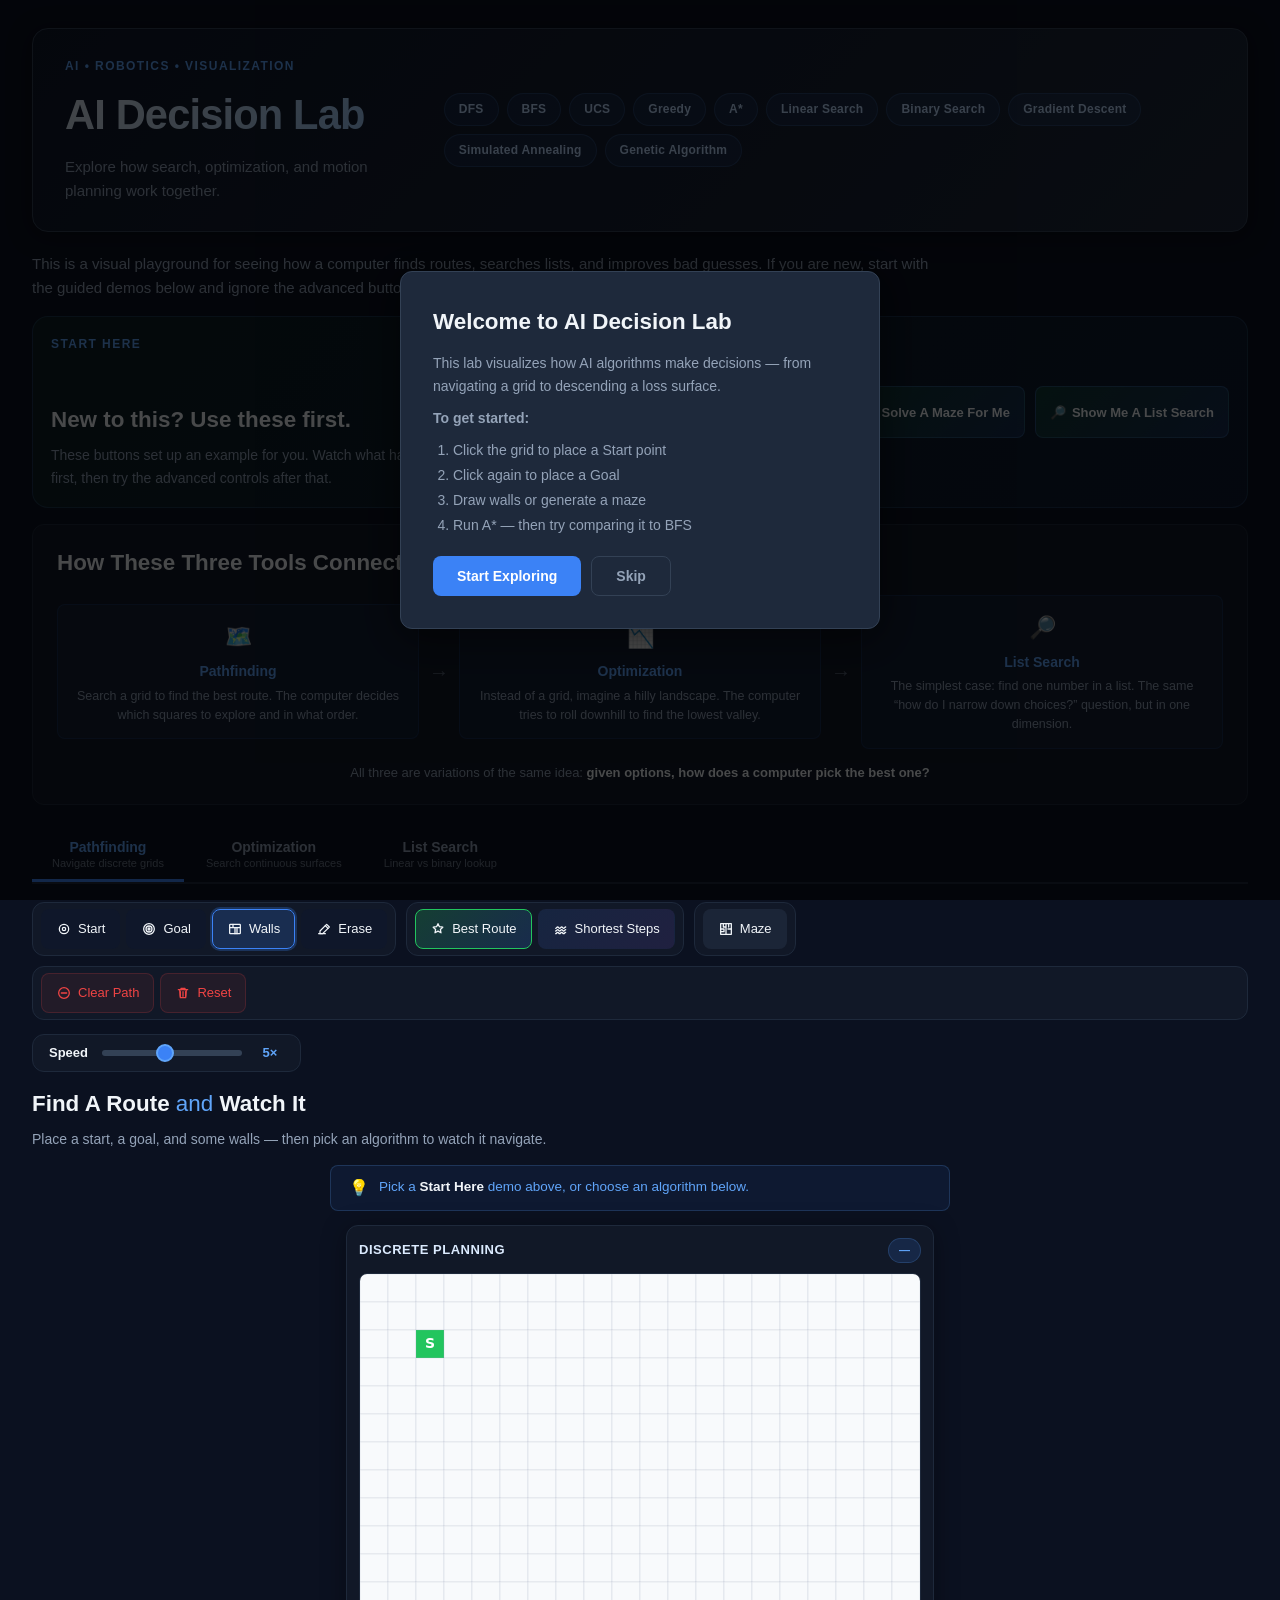
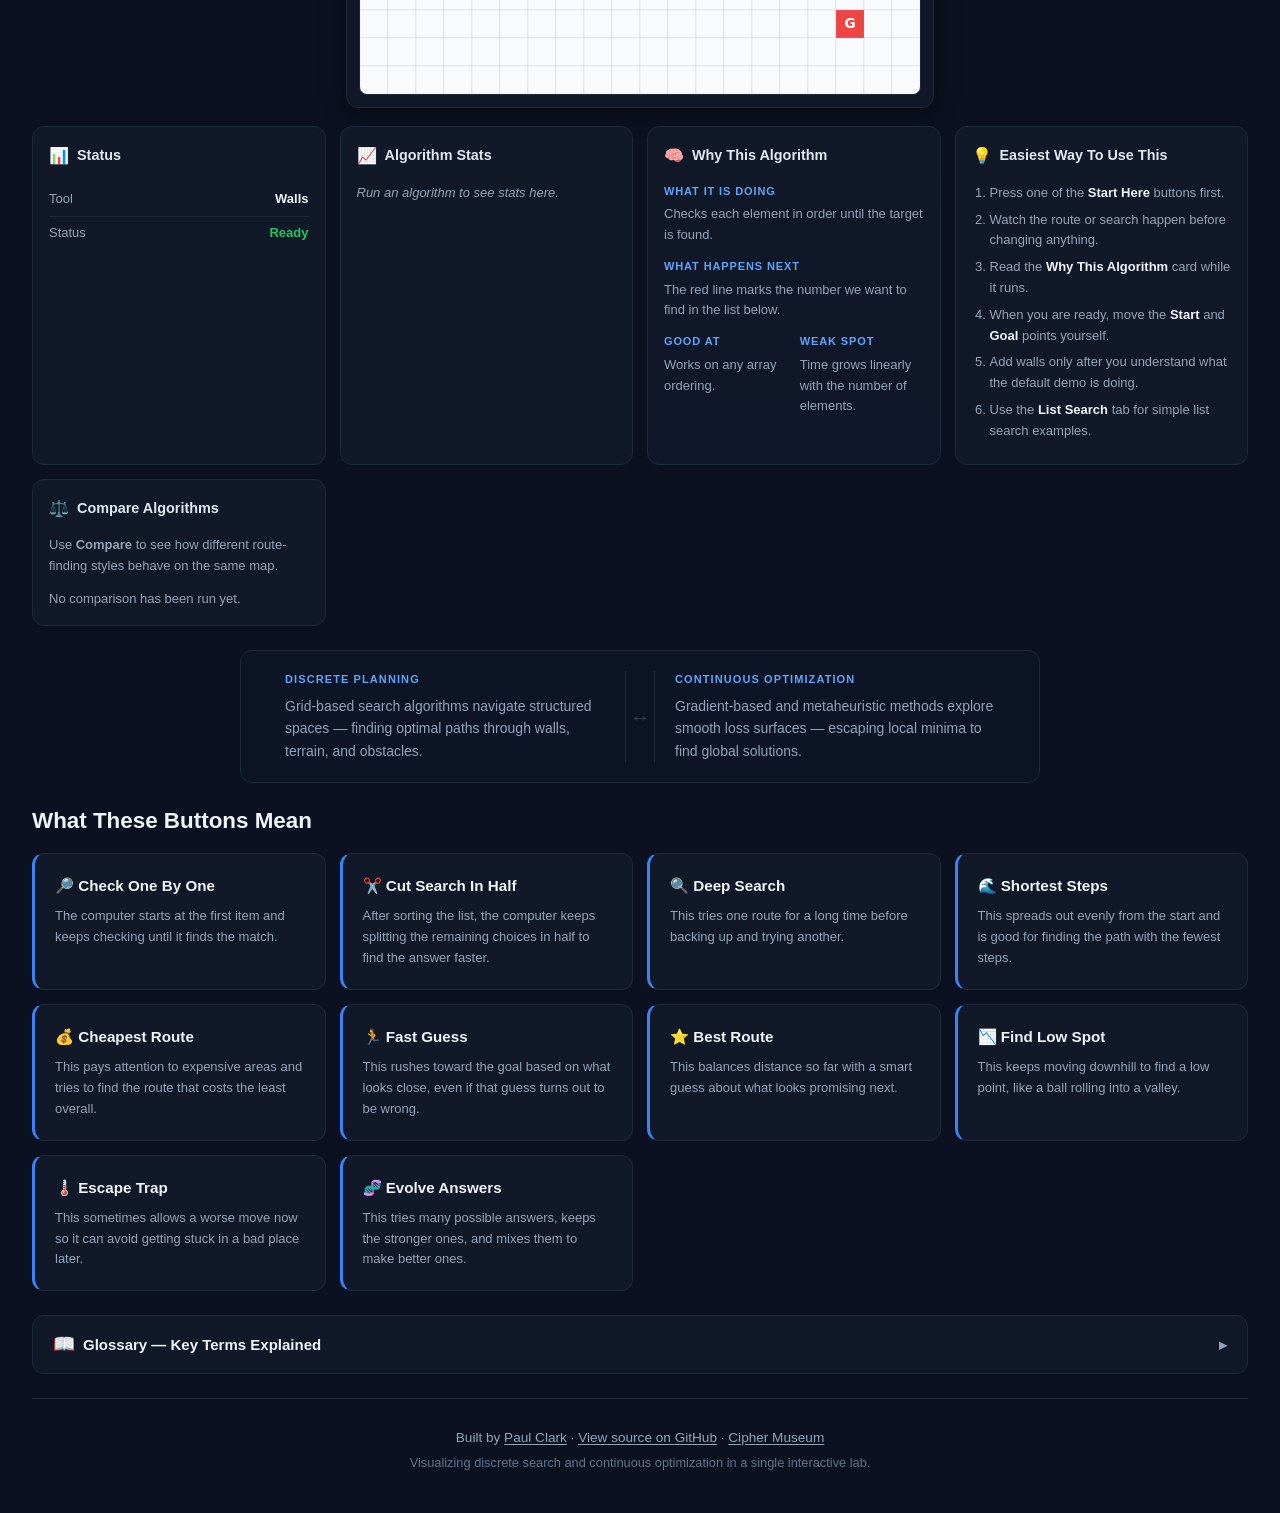
<file: index.html>
<!DOCTYPE html>
<html lang="en">
<head>
  <meta charset="UTF-8" />
  <meta name="viewport" content="width=device-width, initial-scale=1.0, viewport-fit=cover" />
  <title>AI Decision Lab — Interactive Pathfinding &amp; Optimization</title>
  <meta name="description" content="Interactive visualization of search algorithms (DFS, BFS, A*), path smoothing, robot motion planning, and gradient descent optimization." />
  <meta name="theme-color" content="#0b1120" />
  <link rel="icon" type="image/svg+xml" href="assets/favicon.svg" />
  <link rel="stylesheet" href="styles.css" />
</head>
<body>
  <a href="#main-content" class="skip-link">Skip to main content</a>

  <div class="app-shell">
    <header class="hero">
      <div class="hero-text">
        <p class="eyebrow" aria-hidden="true">AI &bull; Robotics &bull; Visualization</p>
        <h1>AI Decision Lab</h1>
        <p class="subtitle">Explore how search, optimization, and motion planning work together.</p>
      </div>
      <nav class="hero-badges" aria-label="Algorithm capabilities">
        <span>DFS</span>
        <span>BFS</span>
        <span>UCS</span>
        <span>Greedy</span>
        <span>A*</span>
        <span>Linear Search</span>
        <span>Binary Search</span>
        <span>Gradient Descent</span>
        <span>Simulated Annealing</span>
        <span>Genetic Algorithm</span>
      </nav>
    </header>

    <section class="project-intro" aria-label="Introduction">
      <p>
        This is a visual playground for seeing how a computer finds routes, searches lists, and improves bad guesses.
        If you are new, start with the guided demos below and ignore the advanced buttons until the page makes sense.
      </p>
    </section>

    <section class="start-here" aria-label="Start here guide">
      <div class="start-here-copy">
        <p class="eyebrow">Start Here</p>
        <h2 class="section-title">New to this? Use these first.</h2>
        <p class="instructions">
          These buttons set up an example for you. Watch what happens first, then try the advanced controls after that.
        </p>
      </div>
      <div class="start-here-actions">
        <button id="mode-toggle" class="mode-toggle" aria-pressed="false" title="Show or hide advanced controls">
          <span class="btn-icon" aria-hidden="true">🧭</span> Advanced: Off
        </button>
        <button id="demo-best-route" class="demo-button" title="Create a simple map and show the smart route finder">
          <span class="btn-icon" aria-hidden="true">⭐</span> Show Me The Best Route
        </button>
        <button id="demo-maze-run" class="demo-button" title="Create a maze and solve it automatically">
          <span class="btn-icon" aria-hidden="true">🏁</span> Solve A Maze For Me
        </button>
        <button id="demo-list-search" class="demo-button" title="Run a simple list search example automatically">
          <span class="btn-icon" aria-hidden="true">🔎</span> Show Me A List Search
        </button>
      </div>
    </section>

    <!-- How these connect -->
    <section class="connect-panel" aria-label="How the three tools connect">
      <h2 class="section-title">How These Three Tools Connect</h2>
      <div class="connect-grid">
        <div class="connect-card">
          <span class="connect-icon" aria-hidden="true">🗺️</span>
          <h3>Pathfinding</h3>
          <p>Search a grid to find the best route. The computer decides which squares to explore and in what order.</p>
        </div>
        <div class="connect-arrow" aria-hidden="true">→</div>
        <div class="connect-card">
          <span class="connect-icon" aria-hidden="true">📉</span>
          <h3>Optimization</h3>
          <p>Instead of a grid, imagine a hilly landscape. The computer tries to roll downhill to find the lowest valley.</p>
        </div>
        <div class="connect-arrow" aria-hidden="true">→</div>
        <div class="connect-card">
          <span class="connect-icon" aria-hidden="true">🔎</span>
          <h3>List Search</h3>
          <p>The simplest case: find one number in a list. The same &ldquo;how do I narrow down choices?&rdquo; question, but in one dimension.</p>
        </div>
      </div>
      <p class="connect-summary">All three are variations of the same idea: <strong>given options, how does a computer pick the best one?</strong></p>
    </section>

    <!-- Tab navigation -->
    <nav class="lab-tabs" aria-label="Lab sections">
      <button class="lab-tab active" data-tab="pathfinding" aria-selected="true" role="tab" title="Grid-based route finding with A*, BFS, DFS, and more">
        Pathfinding
        <span class="tab-desc">Navigate discrete grids</span>
      </button>
      <button class="lab-tab" data-tab="optimization" aria-selected="false" role="tab" title="Continuous surface optimization with gradient descent, simulated annealing, and genetic algorithms">
        Optimization
        <span class="tab-desc">Search continuous surfaces</span>
      </button>
      <button class="lab-tab" data-tab="listsearch" aria-selected="false" role="tab" title="Compare linear search (one by one) with binary search (halving)">
        List Search
        <span class="tab-desc">Linear vs binary lookup</span>
      </button>
    </nav>

    <!-- ═══ TAB: Pathfinding ═══ -->
    <div class="tab-panel active" id="tab-pathfinding" data-tab-panel="pathfinding" role="tabpanel">

    <!-- Tools -->
    <section class="toolbar" aria-label="Controls">
      <div class="toolbar-group tool-group" role="radiogroup" aria-label="Drawing tool selection">
        <button id="tool-start" role="radio" aria-checked="false" title="Place the starting node — where the search begins">
          <span class="btn-icon" aria-hidden="true">
            <svg viewBox="0 0 24 24" class="btn-icon-svg"><circle cx="12" cy="12" r="7"/><circle cx="12" cy="12" r="2.5"/></svg>
          </span> Start
        </button>
        <button id="tool-goal" role="radio" aria-checked="false" title="Place the goal node — where the search must reach">
          <span class="btn-icon" aria-hidden="true">
            <svg viewBox="0 0 24 24" class="btn-icon-svg"><circle cx="12" cy="12" r="8"/><circle cx="12" cy="12" r="4.5"/><circle cx="12" cy="12" r="1.5"/></svg>
          </span> Goal
        </button>
        <button id="tool-wall" role="radio" aria-checked="true" class="active-tool" title="Draw impassable obstacles on the grid">
          <span class="btn-icon" aria-hidden="true">
            <svg viewBox="0 0 24 24" class="btn-icon-svg"><rect x="4" y="5" width="16" height="14" rx="1"/><path d="M4 10h16M9 5v5M15 10v9M12 10v9"/></svg>
          </span> Walls
        </button>
        <button id="tool-erase" role="radio" aria-checked="false" title="Remove walls, weights, or nodes">
          <span class="btn-icon" aria-hidden="true">
            <svg viewBox="0 0 24 24" class="btn-icon-svg"><path d="M6 15 14 7l4 4-8 8H6z"/><path d="M14 7l2-2 4 4-2 2"/><path d="M4 19h10"/></svg>
          </span> Erase
        </button>
        <button id="tool-weight" class="advanced-only" role="radio" aria-checked="false" title="Paint expensive terrain — some algorithms avoid it, others ignore it">
          <span class="btn-icon" aria-hidden="true">
            <svg viewBox="0 0 24 24" class="btn-icon-svg"><path d="M12 4v16"/><path d="M7 7h10"/><path d="m7 7-3 5a3 3 0 0 0 6 0Z"/><path d="m17 7-3 5a3 3 0 0 0 6 0Z"/><path d="M9 20h6"/></svg>
          </span> Weight
        </button>
      </div>

      <div class="toolbar-group algo-group" role="group" aria-label="Search algorithms">
        <button id="run-astar" title="A*: uses cost + smart estimate. Optimal and fast. Gold standard for pathfinding.">
          <span class="btn-icon" aria-hidden="true">
            <svg viewBox="0 0 24 24" class="btn-icon-svg"><path d="m12 4 2.2 4.6 5 .7-3.6 3.5.9 4.9L12 15.2 7.5 17.7l.9-4.9L4.8 9.3l5-.7Z"/></svg>
          </span> Best Route
        </button>
        <button id="run-bfs" title="BFS: explores all directions equally. Guarantees shortest path on unweighted grids.">
          <span class="btn-icon" aria-hidden="true">
            <svg viewBox="0 0 24 24" class="btn-icon-svg"><path d="M4 15c1.5 0 1.5-2 3-2s1.5 2 3 2 1.5-2 3-2 1.5 2 3 2 1.5-2 3-2"/><path d="M4 19c1.5 0 1.5-2 3-2s1.5 2 3 2 1.5-2 3-2 1.5 2 3 2 1.5-2 3-2"/><path d="M4 11c1.5 0 1.5-2 3-2s1.5 2 3 2 1.5-2 3-2 1.5 2 3 2 1.5-2 3-2"/></svg>
          </span> Shortest Steps
        </button>
        <button id="run-dfs" class="advanced-only" title="DFS: dives deep before backtracking. Fast but does not guarantee shortest path.">
          <span class="btn-icon" aria-hidden="true">
            <svg viewBox="0 0 24 24" class="btn-icon-svg"><circle cx="11" cy="11" r="6"/><path d="m20 20-4.2-4.2"/><path d="M11 8v6"/><path d="M8 11h6"/></svg>
          </span> Deep Search
        </button>
        <button id="run-ucs" class="advanced-only" title="UCS: expands cheapest node first. Optimal on weighted graphs — like Dijkstra's.">
          <span class="btn-icon" aria-hidden="true">
            <svg viewBox="0 0 24 24" class="btn-icon-svg"><path d="M12 4v16"/><path d="M16 7.5c0-1.4-1.8-2.5-4-2.5s-4 1.1-4 2.5 1.8 2.5 4 2.5 4 1.1 4 2.5-1.8 2.5-4 2.5-4-1.1-4-2.5"/></svg>
          </span> Cheapest Route
        </button>
        <button id="run-greedy" class="advanced-only" title="Greedy: rushes toward the goal using only a heuristic. Fast but can be misled.">
          <span class="btn-icon" aria-hidden="true">
            <svg viewBox="0 0 24 24" class="btn-icon-svg"><circle cx="16" cy="5" r="2"/><path d="m12 8 3 2 2 4"/><path d="m10 20 2-5-2-3-3 2"/><path d="m14 20 1-4 3-2"/></svg>
          </span> Fast Guess
        </button>
        <button id="optimize-path" class="advanced-only" title="Post-process: removes unnecessary waypoints using line-of-sight checks">
          <span class="btn-icon" aria-hidden="true">
            <svg viewBox="0 0 24 24" class="btn-icon-svg"><path d="M4 16c3-8 7-8 10-4s6 4 6-2"/><path d="m17 8 3 2-1 3"/></svg>
          </span> Smooth Path
        </button>
        <button id="animate-robot" class="advanced-only" title="Animate a robot walking along the found path">
          <span class="btn-icon" aria-hidden="true">
            <svg viewBox="0 0 24 24" class="btn-icon-svg"><rect x="7" y="8" width="10" height="8" rx="2"/><path d="M12 4v4"/><path d="M9 16v3M15 16v3M7 11H5M19 11h-2"/><circle cx="10" cy="12" r="1"/><circle cx="14" cy="12" r="1"/></svg>
          </span> Watch Robot
        </button>
      </div>

      <div class="toolbar-group util-group" role="group" aria-label="Utility actions">
        <button id="generate-maze" title="Generate a random maze to test the algorithm">
          <span class="btn-icon" aria-hidden="true">
            <svg viewBox="0 0 24 24" class="btn-icon-svg"><path d="M4 4h16v16H4z"/><path d="M8 4v5h4V4M16 9V4M4 12h5v4H4M15 12h5M12 9v11"/></svg>
          </span> Maze
        </button>
        <button id="random-scatter" class="advanced-only" title="Randomly scatter obstacles across the grid">
          <span class="btn-icon" aria-hidden="true">
            <svg viewBox="0 0 24 24" class="btn-icon-svg"><path d="M6 7h12M6 12h12M6 17h12"/><path d="m15 5 3 2-3 2"/><path d="m9 10-3 2 3 2"/><path d="m15 15 3 2-3 2"/></svg>
          </span> Scatter
        </button>
        <button id="compare-mode" class="advanced-only btn-compare" title="Run two algorithms simultaneously and compare their results side by side">
          <span class="btn-icon" aria-hidden="true">
            <svg viewBox="0 0 24 24" class="btn-icon-svg"><rect x="4" y="5" width="6" height="14" rx="1"/><rect x="14" y="5" width="6" height="14" rx="1"/></svg>
          </span> Compare
        </button>
        <button id="live-mode" class="advanced-only" aria-pressed="false" title="Auto-replan: reruns the algorithm automatically when you move the goal">
          <span class="btn-icon" aria-hidden="true">
            <svg viewBox="0 0 24 24" class="btn-icon-svg"><path d="M20 11a8 8 0 0 0-14-5"/><path d="M4 4v5h5"/><path d="M4 13a8 8 0 0 0 14 5"/><path d="M20 20v-5h-5"/></svg>
          </span> <span id="live-label">Animate: On</span>
        </button>
      </div>

      <div class="toolbar-group reset-group" role="group" aria-label="Clear and reset">
        <button id="clear-path" title="Remove the found path and explored cells — keep walls and terrain">
          <span class="btn-icon" aria-hidden="true">
            <svg viewBox="0 0 24 24" class="btn-icon-svg"><circle cx="12" cy="12" r="8"/><path d="M8 12h8"/></svg>
          </span> Clear Path
        </button>
        <button id="clear-grid" title="Clear the entire grid and start over">
          <span class="btn-icon" aria-hidden="true">
            <svg viewBox="0 0 24 24" class="btn-icon-svg"><path d="M5 7h14"/><path d="M9 7V5h6v2"/><path d="M8 10v7M12 10v7M16 10v7"/><path d="M7 7l1 12h8l1-12"/></svg>
          </span> Reset
        </button>
      </div>
    </section>

    <div class="compare-callout" id="compareCallout" hidden>
      <strong>Compare Mode</strong>
      Select two algorithms and run them simultaneously to compare
      explored nodes, path length, and cost side by side.
    </div>

    <!-- Speed control -->
    <section class="speed-control" aria-label="Animation speed">
      <label for="speed-slider">Speed</label>
      <input type="range" id="speed-slider" min="1" max="10" value="5" aria-label="Animation speed from slow to fast" title="Control how fast the algorithm animation runs" />
      <output id="speed-label" for="speed-slider" aria-live="polite">5&times;</output>
    </section>

    <!-- Legend -->
    <section class="legend advanced-only" aria-label="Color legend">
      <div class="legend-item"><span class="swatch swatch-start" aria-hidden="true"></span>Start</div>
      <div class="legend-item"><span class="swatch swatch-goal" aria-hidden="true"></span>Goal</div>
      <div class="legend-item"><span class="swatch swatch-wall" aria-hidden="true"></span>Wall</div>
      <div class="legend-item"><span class="swatch swatch-open" aria-hidden="true"></span>Open</div>
      <div class="legend-item"><span class="swatch swatch-closed" aria-hidden="true"></span>Explored</div>
      <div class="legend-item"><span class="swatch swatch-path" aria-hidden="true"></span>Path</div>
      <div class="legend-item"><span class="swatch swatch-robot" aria-hidden="true"></span>Robot</div>
      <div class="legend-item"><span class="swatch swatch-weight" aria-hidden="true"></span>Terrain</div>
    </section>

    <!-- Main canvas area -->
    <main id="main-content">
      <h2 class="section-title">Find A Route <span class="accent">and</span> Watch It</h2>
      <p class="instructions">
        Place a start, a goal, and some walls — then pick an algorithm to watch it navigate.
      </p>

      <!-- Status banner -->
      <div id="status-banner" class="status-banner status-banner--ready" role="status" aria-live="polite">
        <span id="status-banner-icon" class="status-banner-icon" aria-hidden="true">💡</span>
        <span id="status-banner-msg">Pick a <strong>Start Here</strong> demo above, or choose an algorithm below.</span>
      </div>

      <div class="split-container">
        <div class="canvas-card">
          <div class="canvas-header">
            <span class="canvas-title">Discrete Planning</span>
            <span class="canvas-badge" id="grid-algo-badge" aria-live="polite">—</span>
          </div>
          <canvas id="gridCanvas" width="560" height="420" tabindex="0" aria-label="Interactive grid for pathfinding. Click to apply selected tool, drag to paint." role="img"></canvas>
        </div>
      </div>
    </main>

    <!-- Stats & info cards -->
    <div class="info-grid" role="region" aria-label="Statistics and help">
      <section class="panel panel-status">
        <h3><span class="panel-icon" aria-hidden="true">📊</span> Status</h3>
        <div class="stat-row"><span class="stat-label">Tool</span><span id="current-tool" class="stat-value" aria-live="polite">Walls</span></div>
        <div class="stat-row"><span class="stat-label">Status</span><span id="status" class="stat-value status-ready" aria-live="assertive">Ready</span></div>
      </section>

      <section class="panel panel-stats">
        <h3><span class="panel-icon" aria-hidden="true">📈</span> Algorithm Stats</h3>
        <p id="stats-placeholder" class="stats-placeholder">Run an algorithm to see stats here.</p>
        <div id="stats-live" class="stats-live" hidden>
        <div class="stat-row"><span class="stat-label">Algorithm</span><span id="algorithm-name" class="stat-value" aria-live="polite">None</span></div>
        <div class="stat-row"><span class="stat-label">Explored</span><span id="nodes-explored" class="stat-value mono" aria-live="polite">0</span></div>
        <div class="stat-row"><span class="stat-label">Path length</span><span id="path-length" class="stat-value mono" aria-live="polite">0</span></div>
        <div class="stat-row"><span class="stat-label">Total cost</span><span id="path-cost" class="stat-value mono" aria-live="polite">0</span></div>
        <div class="stat-row"><span class="stat-label">Time</span><span id="algo-time" class="stat-value mono" aria-live="polite">—</span></div>
        <div class="stat-row"><span class="stat-label">Move distance</span><span id="move-distance" class="stat-value mono" aria-live="polite">0</span></div>
        <div class="stat-row"><span class="stat-label">Terrain surcharge</span><span id="terrain-cost" class="stat-value mono" aria-live="polite">0</span></div>
        <div class="stat-row"><span class="stat-label">Turn penalty</span><span id="turn-penalty" class="stat-value mono" aria-live="polite">0</span></div>
        <div class="stat-row"><span class="stat-label">Turns</span><span id="turn-count" class="stat-value mono" aria-live="polite">0</span></div>
        </div>
      </section>

      <section class="panel panel-teaching">
        <h3><span class="panel-icon" aria-hidden="true">🧠</span> Why This Algorithm</h3>
        <div class="teaching-block">
          <p class="teaching-label">What it is doing</p>
          <p id="teaching-strategy" class="teaching-value">Choose an algorithm to see how it makes decisions.</p>
        </div>
        <div class="teaching-block">
          <p class="teaching-label">What happens next</p>
          <p id="teaching-next-step" class="teaching-value">The explainer updates while each demo runs.</p>
        </div>
        <div class="teaching-grid">
          <div>
            <p class="teaching-label">Good at</p>
            <p id="teaching-guarantee" class="teaching-value">—</p>
          </div>
          <div>
            <p class="teaching-label">Weak spot</p>
            <p id="teaching-tradeoff" class="teaching-value">—</p>
          </div>
        </div>
      </section>

      <section class="panel panel-howto">
        <h3><span class="panel-icon" aria-hidden="true">💡</span> Easiest Way To Use This</h3>
        <ol>
          <li>Press one of the <strong>Start Here</strong> buttons first.</li>
          <li>Watch the route or search happen before changing anything.</li>
          <li>Read the <strong>Why This Algorithm</strong> card while it runs.</li>
          <li>When you are ready, move the <strong>Start</strong> and <strong>Goal</strong> points yourself.</li>
          <li>Add walls only after you understand what the default demo is doing.</li>
          <li>Use the <strong>List Search</strong> tab for simple list search examples.</li>
        </ol>
      </section>

      <section class="panel panel-keys advanced-only">
        <h3><span class="panel-icon" aria-hidden="true">⌨️</span> Keyboard</h3>
        <dl>
          <dt><kbd>1</kbd><kbd>2</kbd><kbd>3</kbd><kbd>4</kbd><kbd>5</kbd></dt>
          <dd>Tools — Start, Goal, Walls, Erase, Weight</dd>
          <dt><kbd>A</kbd><kbd>B</kbd><kbd>D</kbd><kbd>U</kbd></dt>
          <dd>A*, BFS, DFS, UCS</dd>
          <dt><kbd>O</kbd><kbd>R</kbd><kbd>G</kbd></dt>
          <dd>Optimize, Robot, Gradient</dd>
          <dt><kbd>M</kbd><kbd>C</kbd><kbd>Esc</kbd></dt>
          <dd>Maze, Clear Path, Reset Grid</dd>
        </dl>
      </section>

      <section class="panel panel-compare">
        <h3><span class="panel-icon" aria-hidden="true">⚖️</span> Compare Algorithms</h3>
        <p class="compare-copy">Use <strong>Compare</strong> to see how different route-finding styles behave on the same map.</p>
        <div id="comparison-results" class="comparison-results" aria-live="polite">
          <p class="comparison-empty">No comparison has been run yet.</p>
        </div>
      </section>
    </div>

    </div><!-- /tab-pathfinding -->

    <!-- ═══ TAB: Optimization ═══ -->
    <div class="tab-panel" id="tab-optimization" data-tab-panel="optimization" role="tabpanel" hidden>

    <h2 class="section-title">Continuous Optimization</h2>
    <p class="instructions">
      These algorithms search a smooth surface for the lowest point.
      Click the surface to set a starting position, then run an algorithm to watch it descend.
    </p>

    <div class="toolbar" aria-label="Optimization controls">
      <div class="toolbar-group algo-group" role="group" aria-label="Optimization algorithms">
        <button id="run-gradient-tab" title="Iteratively steps downhill on the surface to find a local minimum">
          <span class="btn-icon" aria-hidden="true">
            <svg viewBox="0 0 24 24" class="btn-icon-svg"><path d="M4 6v12h16"/><path d="m7 10 3 3 4-5 3 4"/></svg>
          </span> Gradient Descent
        </button>
        <button id="run-sa-tab" class="advanced-only" title="Accepts occasional worse steps early on to escape local minima — then refines">
          <span class="btn-icon" aria-hidden="true">
            <svg viewBox="0 0 24 24" class="btn-icon-svg"><path d="M10 5a2 2 0 1 1 4 0v7.5a4 4 0 1 1-4 0Z"/><path d="M12 13V7"/></svg>
          </span> Simulated Annealing
        </button>
        <button id="run-ga-tab" class="advanced-only" title="Evolves a population of solutions via selection, crossover, and mutation">
          <span class="btn-icon" aria-hidden="true">
            <svg viewBox="0 0 24 24" class="btn-icon-svg"><path d="M8 4c0 4 8 4 8 8s-8 4-8 8"/><path d="M16 4c0 4-8 4-8 8s8 4 8 8"/><path d="M9 7h6M9 17h6"/></svg>
          </span> Genetic Algorithm
        </button>
      </div>
    </div>

    <div class="canvas-card" style="max-width: 820px;">
      <div class="canvas-header">
        <span class="canvas-title">Continuous Optimization Surface</span>
        <span class="canvas-badge" id="gradient-badge" aria-live="polite">—</span>
      </div>
      <canvas id="gradientCanvas" width="780" height="600" aria-label="Gradient descent on a continuous surface." role="img"></canvas>
    </div>

    <!-- Optimization stats panel -->
    <div class="opt-stats-panel" id="opt-stats-panel">
      <div class="opt-stats-placeholder" id="opt-stats-placeholder">Run an optimization algorithm to see live feedback here.</div>
      <div class="opt-stats-live" id="opt-stats-live" hidden>
        <div class="opt-stats-grid" id="opt-stats-grid"></div>
        <div class="opt-sparkline-wrap" id="opt-sparkline-wrap" hidden>
          <span class="opt-sparkline-label">Fitness trend</span>
          <div class="opt-sparkline" id="opt-sparkline"></div>
        </div>
      </div>
    </div>

    </div><!-- /tab-optimization -->

    <!-- ═══ TAB: List Search ═══ -->
    <div class="tab-panel" id="tab-listsearch" data-tab-panel="listsearch" role="tabpanel" hidden>
      <h2 class="section-title">Find A Number In A List</h2>
      <p class="instructions">
        This section shows two ways a computer can look for one number in a list.
        One checks every item. The other sorts the list first and cuts the search area in half each step.
      </p>
      <div class="array-toolbar">
        <button id="run-linear" title="Linear Search: checks every item from left to right until the target is found">
          <span class="btn-icon" aria-hidden="true">🔎</span> Check One By One
        </button>
        <button id="run-binary" class="advanced-only" title="Binary Search: sorts the list, then halves the search range each step — much faster on large lists">
          <span class="btn-icon" aria-hidden="true">✂️</span> Cut Search In Half
        </button>
        <button id="new-array" title="Generate a fresh random list of numbers with a new target value">
          <span class="btn-icon" aria-hidden="true">🎲</span> New Example
        </button>
      </div>
      <div class="array-stats-row">
        <span>Target: <strong id="search-target">—</strong></span>
        <span>Comparisons: <strong id="array-comparisons">0</strong></span>
        <span id="array-status">Ready</span>
        <span class="canvas-badge" id="array-algo-badge" aria-live="polite">—</span>
      </div>
      <div class="canvas-card array-canvas-card">
        <canvas id="arrayCanvas" width="780" height="280" aria-label="Bar chart visualization of array search algorithms" role="img"></canvas>
      </div>
    </div><!-- /tab-listsearch -->

    <!-- Thesis: discrete vs continuous -->
    <div class="lab-thesis">
      <div class="thesis-half">
        <span class="thesis-label">Discrete Planning</span>
        <p>Grid-based search algorithms navigate structured spaces — finding optimal paths through walls, terrain, and obstacles.</p>
      </div>
      <div class="thesis-divider" aria-hidden="true">↔</div>
      <div class="thesis-half">
        <span class="thesis-label">Continuous Optimization</span>
        <p>Gradient-based and metaheuristic methods explore smooth loss surfaces — escaping local minima to find global solutions.</p>
      </div>
    </div>

    <!-- Educational notes -->
    <section class="edu-section" aria-label="Algorithm explanations">
      <h2 class="section-title">What These Buttons Mean</h2>
      <div class="edu-grid">
        <article class="edu-card">
          <h3>🔎 Check One By One</h3>
          <p>The computer starts at the first item and keeps checking until it finds the match.</p>
        </article>
        <article class="edu-card">
          <h3>✂️ Cut Search In Half</h3>
          <p>After sorting the list, the computer keeps splitting the remaining choices in half to find the answer faster.</p>
        </article>
        <article class="edu-card">
          <h3>🔍 Deep Search</h3>
          <p>This tries one route for a long time before backing up and trying another.</p>
        </article>
        <article class="edu-card">
          <h3>🌊 Shortest Steps</h3>
          <p>This spreads out evenly from the start and is good for finding the path with the fewest steps.</p>
        </article>
        <article class="edu-card">
          <h3>💰 Cheapest Route</h3>
          <p>This pays attention to expensive areas and tries to find the route that costs the least overall.</p>
        </article>
        <article class="edu-card">
          <h3>🏃 Fast Guess</h3>
          <p>This rushes toward the goal based on what looks close, even if that guess turns out to be wrong.</p>
        </article>
        <article class="edu-card">
          <h3>⭐ Best Route</h3>
          <p>This balances distance so far with a smart guess about what looks promising next.</p>
        </article>
        <article class="edu-card">
          <h3>📉 Find Low Spot</h3>
          <p>This keeps moving downhill to find a low point, like a ball rolling into a valley.</p>
        </article>
        <article class="edu-card">
          <h3>🌡️ Escape Trap</h3>
          <p>This sometimes allows a worse move now so it can avoid getting stuck in a bad place later.</p>
        </article>
        <article class="edu-card">
          <h3>🧬 Evolve Answers</h3>
          <p>This tries many possible answers, keeps the stronger ones, and mixes them to make better ones.</p>
        </article>
      </div>
    </section>

    <!-- Collapsible glossary -->
    <details class="glossary" aria-label="Glossary of terms">
      <summary class="glossary-toggle">
        <span class="glossary-icon" aria-hidden="true">📖</span> Glossary — Key Terms Explained
      </summary>
      <div class="glossary-body">
        <dl class="glossary-list">
          <dt>Algorithm</dt>
          <dd>A step-by-step recipe a computer follows to solve a problem.</dd>
          <dt>Heuristic</dt>
          <dd>A smart guess that helps an algorithm decide which option to try next, even without perfect information.</dd>
          <dt>Node</dt>
          <dd>A single point or square on the grid. The algorithm explores nodes to find a path.</dd>
          <dt>Frontier / Open Set</dt>
          <dd>The list of nodes the algorithm knows about but hasn't explored yet.</dd>
          <dt>Explored / Closed Set</dt>
          <dd>Nodes the algorithm has already visited and evaluated.</dd>
          <dt>Optimal Path</dt>
          <dd>The best possible route — shortest distance or lowest cost — between start and goal.</dd>
          <dt>Local Minimum</dt>
          <dd>A valley that looks like the lowest point nearby, but a deeper valley exists somewhere else.</dd>
          <dt>Global Minimum</dt>
          <dd>The absolute lowest point on the entire surface — the best possible answer.</dd>
          <dt>Gradient</dt>
          <dd>The slope of a surface at a point. Gradient descent follows the slope downhill.</dd>
          <dt>Terrain Cost / Weight</dt>
          <dd>A number that says how hard it is to cross a square. Higher cost means the algorithm prefers to go around.</dd>
          <dt>Mutation</dt>
          <dd>A small random change to a candidate solution, used by genetic algorithms to explore new possibilities.</dd>
          <dt>Population</dt>
          <dd>A group of candidate solutions that a genetic algorithm tests and evolves each generation.</dd>
        </dl>
      </div>
    </details>

    <footer class="lab-footer" role="contentinfo">
      <p>
        Built by <a href="https://github.com/systemslibrarian" target="_blank" rel="noopener">Paul Clark</a>
        &middot; <a href="https://github.com/systemslibrarian/ai-decision-lab" target="_blank" rel="noopener">View source on GitHub</a>
        &middot; <a href="https://ciphermuseum.com" target="_blank" rel="noopener">Cipher Museum</a>
      </p>
      <p class="footer-sub">
        Visualizing discrete search and continuous optimization in a single interactive lab.
      </p>
    </footer>
  </div>

  <!-- Onboarding overlay -->
  <div id="onboarding-overlay" class="onboarding-overlay" role="dialog" aria-modal="true" aria-label="Welcome" hidden>
    <div class="onboarding-card">
      <h2>Welcome to AI Decision Lab</h2>
      <p>
        This lab visualizes how AI algorithms make decisions &mdash;
        from navigating a grid to descending a loss surface.
      </p>
      <p><strong>To get started:</strong></p>
      <ol>
        <li>Click the grid to place a Start point</li>
        <li>Click again to place a Goal</li>
        <li>Draw walls or generate a maze</li>
        <li>Run A* &mdash; then try comparing it to BFS</li>
      </ol>
      <div class="onboarding-actions">
        <button id="onboarding-start" class="onboarding-btn-primary">Start Exploring</button>
        <button id="onboarding-skip" class="onboarding-btn-secondary">Skip</button>
      </div>
    </div>
  </div>

  <!-- Step guide (non-blocking) -->
  <div id="step-guide" class="step-guide" hidden>
    <div class="step-guide-header">
      <span class="step-guide-title">Quick Start</span>
      <button id="step-guide-close" class="step-guide-close" aria-label="Close guide">&times;</button>
    </div>
    <ol class="step-guide-list">
      <li class="step-guide-item active" data-step="1">
        <span class="step-num">1</span> Click <strong>Show Me The Best Route</strong> above
      </li>
      <li class="step-guide-item" data-step="2">
        <span class="step-num">2</span> Watch the cells expand and a path appear
      </li>
      <li class="step-guide-item" data-step="3">
        <span class="step-num">3</span> Try <strong>Shortest Steps</strong> on the same grid
      </li>
      <li class="step-guide-item" data-step="4">
        <span class="step-num">4</span> Add walls or generate a <strong>Maze</strong>, then run again
      </li>
    </ol>
  </div>

  <script src="script.js"></script>
</body>
</html>
</file>
<file: styles.css>
/* ── AI Decision Lab — Styles ─────────────────────────────── */

:root {
  --bg:        #0b1120;
  --panel:     #111827;
  --panel-2:   #0f172a;
  --border:    #1e293b;
  --border-hl: #334155;
  --text:      #f1f5f9;
  --muted:     #94a3b8;
  --accent:    #3b82f6;
  --accent-2:  #60a5fa;
  --green:     #22c55e;
  --red:       #ef4444;
  --amber:     #f59e0b;
  --purple:    #a855f7;
  --teal:      #14b8a6;
  --radius:    12px;
  --radius-sm: 8px;
  --shadow:    0 4px 24px rgba(0,0,0,0.35);
}

*, *::before, *::after { box-sizing: border-box; }
html { scroll-behavior: smooth; }

body {
  margin: 0;
  background: var(--bg);
  color: var(--text);
  font-family: -apple-system, BlinkMacSystemFont, "Segoe UI", Roboto, Helvetica, Arial, sans-serif;
  line-height: 1.6;
  -webkit-font-smoothing: antialiased;
}

/* ── Skip link ────────────────────────────────────────────── */
.skip-link {
  position: absolute;
  top: -60px;
  left: 8px;
  background: var(--accent);
  color: #fff;
  padding: 10px 18px;
  border-radius: 0 0 var(--radius-sm) var(--radius-sm);
  text-decoration: none;
  font-weight: 600;
  z-index: 9999;
  transition: top .2s;
}
.skip-link:focus { top: 0; }

/* ── Focus ring ───────────────────────────────────────────── */
:focus-visible {
  outline: 2px solid var(--accent-2);
  outline-offset: 2px;
}

/* ── App shell ────────────────────────────────────────────── */
.app-shell {
  max-width: 1680px;
  margin: 0 auto;
  padding: 28px 32px;
}

/* ── Hero ─────────────────────────────────────────────────── */
.hero {
  display: flex;
  justify-content: space-between;
  align-items: center;
  gap: 24px;
  padding: 28px 32px;
  border-radius: 16px;
  background: linear-gradient(135deg, #0f172a 0%, #1e293b 100%);
  border: 1px solid var(--border-hl);
  margin-bottom: 20px;
  box-shadow: var(--shadow);
}
.eyebrow {
  margin: 0 0 6px;
  color: var(--accent-2);
  font-size: 12px;
  letter-spacing: .12em;
  text-transform: uppercase;
  font-weight: 600;
}
.hero h1 {
  margin: 0 0 6px;
  font-size: clamp(2rem, 4vw, 2.6rem);
  font-weight: 800;
  letter-spacing: -0.02em;
  background: linear-gradient(135deg, #e2e8f0, #93c5fd);
  -webkit-background-clip: text;
  -webkit-text-fill-color: transparent;
  background-clip: text;
}
.subtitle { color: var(--muted); margin: 0; font-size: 15px; }

.hero-badges { display: flex; flex-wrap: wrap; gap: 8px; }
.hero-badges span {
  padding: 6px 14px;
  border-radius: 999px;
  background: rgba(59, 130, 246, .1);
  color: #bfdbfe;
  border: 1px solid rgba(96, 165, 250, .2);
  font-size: 12px;
  font-weight: 600;
  letter-spacing: .02em;
}

/* ── Thesis header ─────────────────────────────────────────── */
.lab-thesis {
  display: flex;
  align-items: stretch;
  gap: 0;
  max-width: 800px;
  margin: 0 auto 20px;
  padding: 20px 24px;
  background: rgba(15, 23, 42, 0.6);
  border: 1px solid var(--border);
  border-radius: var(--radius);
}
.thesis-half {
  flex: 1;
  padding: 0 20px;
}
.thesis-half p {
  margin: 6px 0 0;
  font-size: 14px;
  color: var(--muted);
  line-height: 1.6;
}
.thesis-label {
  display: block;
  font-size: 11px;
  font-weight: 700;
  letter-spacing: .1em;
  text-transform: uppercase;
  color: var(--accent-2);
}
.thesis-divider {
  display: flex;
  align-items: center;
  padding: 0 4px;
  font-size: 20px;
  color: var(--border-hl);
  border-left: 1px solid var(--border);
  border-right: 1px solid var(--border);
}
@media (max-width: 600px) {
  .lab-thesis {
    flex-direction: column;
    gap: 12px;
  }
  .thesis-divider {
    border-left: none;
    border-right: none;
    border-top: 1px solid var(--border);
    border-bottom: 1px solid var(--border);
    justify-content: center;
    padding: 8px 0;
  }
  .thesis-half { padding: 0; }
}

.project-intro {
  margin: 0 0 12px;
  max-width: 900px;
  color: var(--muted);
  line-height: 1.65;
  font-size: 15px;
}

.start-here {
  display: grid;
  grid-template-columns: 1.2fr 1fr;
  gap: 16px;
  align-items: center;
  margin: 0 0 16px;
  padding: 18px;
  background: linear-gradient(135deg, rgba(34, 197, 94, 0.08), rgba(59, 130, 246, 0.08));
  border: 1px solid rgba(96, 165, 250, 0.18);
  border-radius: 16px;
}

.start-here-copy .instructions {
  margin-bottom: 0;
}

.start-here-actions {
  display: grid;
  grid-template-columns: repeat(4, 1fr);
  gap: 10px;
}

.mode-toggle {
  justify-content: center;
  min-height: 52px;
  padding: 12px 14px;
  font-weight: 700;
  background: rgba(15, 23, 42, 0.85);
  border-color: rgba(96, 165, 250, 0.26);
}

.mode-toggle[aria-pressed="true"] {
  color: var(--text) !important;
  background: rgba(59, 130, 246, 0.22) !important;
  border-color: var(--accent) !important;
}

body:not(.advanced-mode) .advanced-only {
  display: none !important;
}

/* Reveal animation for advanced elements */
body.advanced-mode .advanced-only {
  animation: reveal-advanced .35s ease-out;
}
@keyframes reveal-advanced {
  from { opacity: 0; transform: translateY(4px); }
  to { opacity: 1; transform: translateY(0); }
}

/* ── How These Connect panel ──────────────────────────────── */
.connect-panel {
  margin: 0 0 24px;
  padding: 20px 24px;
  background: var(--panel);
  border: 1px solid var(--border);
  border-radius: var(--radius);
}
.connect-panel .section-title { margin-bottom: 14px; }
.connect-grid {
  display: flex;
  align-items: center;
  gap: 10px;
  margin-bottom: 14px;
}
.connect-card {
  flex: 1;
  padding: 14px;
  background: rgba(59, 130, 246, .06);
  border: 1px solid rgba(59, 130, 246, .15);
  border-radius: var(--radius-sm);
  text-align: center;
}
.connect-card h3 { font-size: 14px; margin: 6px 0 4px; color: var(--accent-2); }
.connect-card p { font-size: 12.5px; color: var(--muted); line-height: 1.5; margin: 0; }
.connect-icon { font-size: 22px; }
.connect-arrow { font-size: 20px; color: var(--muted); opacity: .5; flex-shrink: 0; }
.connect-summary {
  font-size: 13px;
  color: var(--muted);
  text-align: center;
  margin: 0;
}
.connect-summary strong { color: var(--text); }
@media (max-width: 600px) {
  .connect-grid { flex-direction: column; }
  .connect-arrow { transform: rotate(90deg); }
}

/* ── Tab navigation ───────────────────────────────────────── */
.lab-tabs {
  display: flex;
  gap: 2px;
  margin: 0 0 18px;
  border-bottom: 2px solid var(--border);
  overflow-x: auto;
  -webkit-overflow-scrolling: touch;
  scrollbar-width: none;
}
.lab-tabs::-webkit-scrollbar { display: none; }
.lab-tab {
  display: flex;
  flex-direction: column;
  align-items: center;
  gap: 2px;
  padding: 10px 20px !important;
  background: transparent !important;
  border: none !important;
  border-bottom: 3px solid transparent !important;
  border-radius: 0 !important;
  color: var(--muted) !important;
  font-size: 14px !important;
  font-weight: 600 !important;
  white-space: nowrap;
  cursor: pointer;
  transition: color .15s, border-color .15s;
  min-height: auto !important;
  transform: none !important;
}
.lab-tab:hover {
  color: var(--text) !important;
  background: transparent !important;
  transform: none !important;
}
.lab-tab.active {
  color: var(--accent-2) !important;
  border-bottom-color: var(--accent) !important;
}
.tab-desc {
  font-size: 11px;
  font-weight: 400;
  color: var(--muted);
  opacity: 0.7;
}
.tab-panel { display: block; }
.tab-panel[hidden] { display: none; }
@media (max-width: 480px) {
  .tab-desc { display: none; }
  .lab-tab { padding: 8px 14px !important; font-size: 13px !important; }
}

.demo-button {
  justify-content: center;
  min-height: 52px;
  padding: 12px 14px;
  font-weight: 700;
  background: linear-gradient(135deg, rgba(34, 197, 94, 0.18), rgba(59, 130, 246, 0.18));
  border-color: rgba(96, 165, 250, 0.26);
  animation: demo-pulse 2.8s ease-in-out infinite;
}
@keyframes demo-pulse {
  0%, 100% { box-shadow: 0 0 0 0 rgba(34, 197, 94, 0); }
  50% { box-shadow: 0 0 14px 3px rgba(34, 197, 94, .25); }
}

.demo-button:hover {
  background: linear-gradient(135deg, rgba(34, 197, 94, 0.28), rgba(59, 130, 246, 0.28));
  animation: none;
}

/* Primary algo button ready state */
.run-btn--ready {
  background: linear-gradient(135deg, rgba(34, 197, 94, .22), rgba(59, 130, 246, .18)) !important;
  border-color: var(--green) !important;
  animation: ready-pulse 2s ease-in-out infinite;
  position: relative;
}
@keyframes ready-pulse {
  0%, 100% { box-shadow: 0 0 0 0 rgba(34, 197, 94, 0); }
  50% { box-shadow: 0 0 12px 3px rgba(34, 197, 94, .3); }
}
.run-btn--ready:hover { animation: none; }

/* ── Toolbar ──────────────────────────────────────────────── */
.toolbar {
  display: flex;
  flex-wrap: wrap;
  gap: 10px;
  margin: 0 0 14px;
}
.toolbar-group {
  display: flex;
  flex-wrap: wrap;
  gap: 6px;
  padding: 6px 8px;
  background: var(--panel);
  border: 1px solid var(--border);
  border-radius: var(--radius);
}

/* Buttons — base */
button {
  display: inline-flex;
  align-items: center;
  gap: 6px;
  padding: 8px 14px;
  min-height: 40px;
  border: 1px solid transparent;
  border-radius: var(--radius-sm);
  background: var(--panel-2);
  color: var(--text);
  cursor: pointer;
  font-size: 13px;
  font-weight: 500;
  white-space: nowrap;
  transition: background .15s, transform .12s, box-shadow .15s, border-color .15s;
  -webkit-tap-highlight-color: transparent;
  user-select: none;
}
.btn-icon {
  display: inline-flex;
  align-items: center;
  justify-content: center;
  width: 16px;
  height: 16px;
  line-height: 1;
  flex-shrink: 0;
}

.btn-icon-svg {
  width: 16px;
  height: 16px;
  stroke: currentColor;
  stroke-width: 1.9;
  stroke-linecap: round;
  stroke-linejoin: round;
  fill: none;
}
button:hover {
  background: rgba(59, 130, 246, .15);
  border-color: rgba(96, 165, 250, .25);
  transform: translateY(-1px);
}
button:active { transform: translateY(0); }
button:disabled, button.disabled {
  opacity: .4;
  pointer-events: none;
}

/* Tool group: active tool */
.tool-group button.active-tool {
  background: rgba(59, 130, 246, .2);
  border-color: var(--accent);
  box-shadow: 0 0 0 2px rgba(59, 130, 246, .25);
}

/* Algo group buttons */
.algo-group button {
  background: linear-gradient(135deg, rgba(59,130,246,.12), rgba(139,92,246,.12));
}
.algo-group button:hover {
  background: linear-gradient(135deg, rgba(59,130,246,.25), rgba(139,92,246,.25));
  border-color: var(--accent);
}

/* Util group buttons */
.util-group button { background: rgba(30, 41, 59, .8); }
.util-group button:hover {
  background: rgba(51, 65, 85, .6);
  border-color: var(--border-hl);
}

/* Reset group — own row */
.reset-group {
  flex-basis: 100%;
  display: inline-flex;
  gap: 6px;
  width: fit-content;
}
.reset-group button {
  background: rgba(239, 68, 68, .08);
  border: 1px solid rgba(239, 68, 68, .18);
  color: var(--red);
}
.reset-group button:hover {
  background: rgba(239, 68, 68, .18);
  border-color: rgba(239, 68, 68, .35);
}

/* Compare button — promoted */
.btn-compare {
  background: rgba(168, 85, 247, .15) !important;
  border: 1.5px solid rgba(168, 85, 247, .4) !important;
  color: var(--purple);
  margin-left: 6px;
  position: relative;
  animation: compare-pulse 2.5s ease-in-out 3;
}
@keyframes compare-pulse {
  0%, 100% { box-shadow: 0 0 0 0 rgba(168, 85, 247, 0); }
  50% { box-shadow: 0 0 12px 3px rgba(168, 85, 247, .35); }
}
.btn-compare::before {
  content: '';
  position: absolute;
  left: -7px;
  top: 6px;
  bottom: 6px;
  width: 1px;
  background: var(--border-hl);
}
.btn-compare:hover {
  background: rgba(168, 85, 247, .28) !important;
  border-color: var(--purple) !important;
  animation: none;
}

/* Compare callout */
.compare-callout {
  margin: 0 0 14px;
  padding: 12px 18px;
  background: rgba(168, 85, 247, .08);
  border: 1px solid rgba(168, 85, 247, .25);
  border-radius: var(--radius-sm);
  font-size: 13px;
  color: var(--muted);
  line-height: 1.6;
}
.compare-callout strong {
  color: var(--purple);
  margin-right: 6px;
}

/* Live mode toggle */
button[aria-pressed="true"] {
  background: rgba(20, 184, 166, .2) !important;
  border-color: var(--teal) !important;
  color: var(--teal);
}

/* Running state */
button.is-running {
  position: relative;
  overflow: hidden;
}
button.is-running::after {
  content: "";
  position: absolute;
  bottom: 0;
  left: 0;
  height: 2px;
  background: var(--accent-2);
  animation: progress-bar 2s linear infinite;
}
@keyframes progress-bar {
  0% { width: 0; }
  100% { width: 100%; }
}

/* ── Speed control ────────────────────────────────────────── */
.speed-control {
  display: flex;
  align-items: center;
  gap: 12px;
  margin: 0 0 14px;
  padding: 8px 16px;
  background: var(--panel);
  border: 1px solid var(--border);
  border-radius: var(--radius);
  font-size: 13px;
  color: var(--muted);
  width: fit-content;
}
.speed-control label { font-weight: 600; color: var(--text); }
.speed-control input[type="range"] {
  -webkit-appearance: none;
  appearance: none;
  width: 140px;
  height: 6px;
  background: var(--border-hl);
  border-radius: 3px;
  outline: none;
  cursor: pointer;
}
.speed-control input[type="range"]::-webkit-slider-thumb {
  -webkit-appearance: none;
  width: 18px;
  height: 18px;
  border-radius: 50%;
  background: var(--accent);
  border: 2px solid var(--accent-2);
  cursor: pointer;
  transition: transform .1s;
}
.speed-control input[type="range"]::-webkit-slider-thumb:hover {
  transform: scale(1.2);
}
.speed-control input[type="range"]::-moz-range-thumb {
  width: 18px;
  height: 18px;
  border-radius: 50%;
  background: var(--accent);
  border: 2px solid var(--accent-2);
  cursor: pointer;
}
.speed-control output {
  font-weight: 700;
  color: var(--accent-2);
  min-width: 28px;
  text-align: center;
}

/* ── Legend ────────────────────────────────────────────────── */
.legend {
  display: flex;
  flex-wrap: wrap;
  gap: 16px;
  margin-bottom: 16px;
  font-size: 13px;
  color: var(--muted);
}
.legend-item { display: flex; align-items: center; gap: 6px; }
.swatch {
  width: 14px; height: 14px;
  border-radius: 3px;
  border: 1px solid rgba(255,255,255,.12);
  flex-shrink: 0;
}
.swatch-start  { background: var(--green); }
.swatch-goal   { background: var(--red); }
.swatch-wall   { background: #475569; }
.swatch-open   { background: var(--accent-2); }
.swatch-closed { background: var(--amber); }
.swatch-path   { background: var(--purple); }
.swatch-robot  { background: #e2e8f0; border-color: #475569; }
.swatch-weight { background: rgba(249, 115, 22, .45); }

/* ── Section titles ───────────────────────────────────────── */
.section-title {
  font-size: clamp(1.1rem, 2vw, 1.4rem);
  font-weight: 700;
  margin: 3rem 0 6px;
}
.section-title:first-child { margin-top: 0; }
.section-title .accent { color: var(--accent-2); font-weight: 400; }
.instructions {
  color: var(--muted);
  margin: 0 0 14px;
  font-size: 14px;
  max-width: 900px;
}

/* ── Status banner ─────────────────────────────────────────── */
.status-banner {
  display: flex;
  align-items: center;
  gap: 10px;
  max-width: 620px;
  margin: 0 auto 14px;
  padding: 10px 18px;
  border-radius: var(--radius-sm);
  font-size: 13.5px;
  font-weight: 500;
  line-height: 1.5;
  transition: background .3s, border-color .3s, color .3s;
}
.status-banner strong { color: var(--text); }
.status-banner-icon { font-size: 16px; flex-shrink: 0; }
.status-banner--ready {
  background: rgba(59, 130, 246, .08);
  border: 1px solid rgba(96, 165, 250, .2);
  color: var(--accent-2);
}
.status-banner--running {
  background: rgba(245, 158, 11, .10);
  border: 1px solid rgba(245, 158, 11, .25);
  color: var(--amber);
}
.status-banner--done {
  background: rgba(34, 197, 94, .10);
  border: 1px solid rgba(34, 197, 94, .25);
  color: var(--green);
}
.status-banner--error {
  background: rgba(239, 68, 68, .08);
  border: 1px solid rgba(239, 68, 68, .2);
  color: var(--red);
}

/* ── Canvas area ──────────────────────────────────────────── */
.split-container {
  display: grid;
  grid-template-columns: 1fr;
  gap: 14px;
  margin-bottom: 18px;
  max-width: 620px;
  margin-left: auto;
  margin-right: auto;
}
.canvas-card {
  background: var(--panel);
  border: 1px solid var(--border);
  border-radius: var(--radius);
  padding: 12px;
  box-shadow: var(--shadow);
  max-width: 820px;
  margin: 0 auto;
}
.canvas-header {
  display: flex;
  justify-content: space-between;
  align-items: center;
  margin-bottom: 10px;
}
.canvas-title {
  font-size: 13px;
  font-weight: 700;
  color: #dbeafe;
  text-transform: uppercase;
  letter-spacing: .04em;
}
.canvas-badge {
  font-size: 11px;
  font-weight: 600;
  padding: 3px 10px;
  border-radius: 999px;
  background: rgba(59, 130, 246, .15);
  color: var(--accent-2);
  border: 1px solid rgba(96, 165, 250, .2);
}

canvas {
  display: block;
  width: 100%;
  height: auto;
  border-radius: var(--radius-sm);
  border: 1px solid var(--border);
  box-shadow: inset 0 1px 0 rgba(255,255,255,.03);
  touch-action: none;
  -webkit-user-select: none;
  user-select: none;
  -webkit-touch-callout: none;
  cursor: crosshair;
}

/* ── Info grid ────────────────────────────────────────────── */
.info-grid {
  display: grid;
  grid-template-columns: repeat(4, 1fr);
  gap: 14px;
  margin-bottom: 24px;
}
.panel {
  background: var(--panel);
  border: 1px solid var(--border);
  border-radius: var(--radius);
  padding: 16px;
}
.panel h3 {
  margin: 0 0 14px;
  font-size: .9rem;
  font-weight: 700;
  display: flex;
  align-items: center;
  gap: 8px;
  color: #e2e8f0;
}
.panel-icon { font-size: 16px; }

/* Stat rows */
.stat-row {
  display: flex;
  justify-content: space-between;
  align-items: center;
  padding: 6px 0;
  border-bottom: 1px solid var(--border);
}
.stat-row:last-child { border-bottom: none; }
.stat-label { font-size: 13px; color: var(--muted); }
.stat-value {
  font-size: 13px;
  font-weight: 600;
  color: var(--text);
}
.stat-value.mono { font-family: "SF Mono", "Fira Code", monospace; }
.stat-value.status-ready { color: var(--green); }
.stat-value.status-running { color: var(--amber); }
.stat-value.status-done { color: var(--accent-2); }
.stat-value.status-error { color: var(--red); }

.stats-placeholder {
  margin: 0;
  font-size: 13px;
  color: var(--muted);
  font-style: italic;
}

.teaching-block {
  margin-bottom: 12px;
}

.teaching-grid {
  display: grid;
  grid-template-columns: 1fr 1fr;
  gap: 12px;
}

.teaching-label {
  margin: 0 0 4px;
  font-size: 11px;
  letter-spacing: .08em;
  text-transform: uppercase;
  color: var(--accent-2);
  font-weight: 700;
}

.teaching-value {
  margin: 0;
  font-size: 13px;
  color: var(--muted);
  line-height: 1.6;
}

.compare-copy {
  margin: 0 0 12px;
  font-size: 13px;
  color: var(--muted);
  line-height: 1.6;
}

.panel-teaching {
  background: linear-gradient(180deg, rgba(17, 24, 39, 0.96), rgba(15, 23, 42, 0.96));
}

.comparison-results {
  overflow-x: auto;
}

.comparison-empty {
  margin: 0;
  font-size: 13px;
  color: var(--muted);
}

.comparison-table {
  width: 100%;
  border-collapse: collapse;
  font-size: 12px;
}

.comparison-table th,
.comparison-table td {
  padding: 8px 10px;
  border-bottom: 1px solid var(--border);
  text-align: left;
  white-space: nowrap;
}

.comparison-table th {
  color: #dbeafe;
  font-size: 11px;
  letter-spacing: .08em;
  text-transform: uppercase;
}

.comparison-table td {
  color: var(--muted);
}

.comparison-table td.best {
  color: var(--green);
  font-weight: 700;
}

.comparison-table td.warn {
  color: var(--amber);
}

.comparison-caption {
  margin: 0 0 10px;
  font-size: 12px;
  color: var(--muted);
}

.comparison-verdict {
  margin: 10px 0 0;
  font-size: 13px;
  color: var(--accent-2);
  font-weight: 600;
  line-height: 1.5;
}

/* How to / keyboard */
.panel ol {
  margin: 0;
  padding-left: 18px;
}
.panel ol li {
  margin-bottom: 6px;
  font-size: 13px;
  color: var(--muted);
}
.panel ol li strong { color: var(--text); }

.panel dl { margin: 0; }
.panel dt {
  display: flex;
  flex-wrap: wrap;
  gap: 4px;
  margin-top: 8px;
}
.panel dt:first-child { margin-top: 0; }
.panel dd {
  margin: 3px 0 0;
  font-size: 12px;
  color: var(--muted);
}
kbd {
  display: inline-flex;
  align-items: center;
  justify-content: center;
  min-width: 24px;
  height: 24px;
  padding: 0 6px;
  background: rgba(148, 163, 184, .1);
  border: 1px solid var(--border-hl);
  border-radius: 5px;
  font-family: "SF Mono", "Fira Code", monospace;
  font-size: 11px;
  font-weight: 600;
  color: var(--muted);
  box-shadow: 0 1px 0 var(--border-hl);
}

/* ── Educational section ──────────────────────────────────── */
.edu-section {
  margin-bottom: 24px;
}
.edu-grid {
  display: grid;
  grid-template-columns: repeat(4, 1fr);
  gap: 14px;
  margin-top: 14px;
}
.edu-card {
  background: var(--panel);
  border: 1px solid var(--border);
  border-left: 3px solid var(--accent);
  border-radius: var(--radius);
  padding: 1.25rem;
  transition: border-color .2s, box-shadow .2s;
}
.edu-card:hover {
  border-color: var(--border-hl);
  box-shadow: 0 4px 20px rgba(0,0,0,.25);
}
.edu-card h3 {
  margin: 0 0 8px;
  font-size: .95rem;
  font-weight: 700;
}
.edu-card p {
  margin: 0;
  font-size: 13px;
  color: var(--muted);
  line-height: 1.6;
}
.edu-card code {
  font-family: "SF Mono", "Fira Code", monospace;
  font-size: 12px;
  background: rgba(148, 163, 184, .1);
  padding: 1px 5px;
  border-radius: 3px;
}

/* ── Glossary ─────────────────────────────────────────────── */
.glossary {
  margin: 24px 0;
  background: var(--panel);
  border: 1px solid var(--border);
  border-radius: var(--radius);
  overflow: hidden;
}
.glossary-toggle {
  display: flex;
  align-items: center;
  gap: 8px;
  padding: 14px 20px;
  font-size: 15px;
  font-weight: 600;
  color: var(--text);
  cursor: pointer;
  list-style: none;
  user-select: none;
}
.glossary-toggle::-webkit-details-marker { display: none; }
.glossary-toggle::after {
  content: '▸';
  margin-left: auto;
  transition: transform .2s;
  color: var(--muted);
}
.glossary[open] .glossary-toggle::after { transform: rotate(90deg); }
.glossary-icon { font-size: 18px; }
.glossary-body { padding: 0 20px 18px; }
.glossary-list {
  display: grid;
  grid-template-columns: repeat(auto-fill, minmax(280px, 1fr));
  gap: 4px 28px;
  margin: 0;
}
.glossary-list dt {
  font-weight: 600;
  font-size: 13px;
  color: var(--accent-2);
  margin-top: 10px;
}
.glossary-list dd {
  margin: 2px 0 0;
  font-size: 13px;
  color: var(--muted);
  line-height: 1.5;
}

/* ── Optimization Stats Panel ─────────────────────────────── */
.opt-stats-panel {
  max-width: 820px;
  margin: 12px auto 0;
  background: var(--panel);
  border: 1px solid var(--border);
  border-radius: var(--radius);
  padding: 16px 20px;
}
.opt-stats-placeholder {
  font-size: 13px;
  color: var(--muted);
  font-style: italic;
  margin: 0;
}
.opt-stats-grid {
  display: grid;
  grid-template-columns: repeat(auto-fill, minmax(160px, 1fr));
  gap: 6px 20px;
}
.opt-stat-row {
  display: flex;
  justify-content: space-between;
  align-items: baseline;
}
.opt-stat-label {
  font-size: 12px;
  color: var(--muted);
}
.opt-stat-value {
  font-size: 13px;
  font-weight: 600;
  font-family: "SF Mono", "Fira Code", monospace;
  color: var(--text);
}
.opt-stat-value.status-text {
  font-family: inherit;
  color: var(--amber);
}
.opt-stat-value.status-done {
  color: var(--green);
}
.opt-sparkline-wrap {
  margin-top: 10px;
}
.opt-sparkline-label {
  font-size: 11px;
  color: var(--muted);
  text-transform: uppercase;
  letter-spacing: .08em;
  font-weight: 700;
}
.opt-sparkline {
  display: flex;
  align-items: flex-end;
  gap: 1px;
  height: 28px;
  margin-top: 4px;
}
.opt-sparkline-bar {
  flex: 1;
  min-width: 2px;
  background: var(--accent);
  border-radius: 1px 1px 0 0;
  transition: height .15s;
}

/* ── Footer ───────────────────────────────────────────────── */
.lab-footer {
  padding: 28px 0 8px;
  border-top: 1px solid var(--border);
  margin-top: 16px;
  text-align: center;
}
.lab-footer p {
  margin: 0 0 4px;
  font-size: 0.85rem;
  color: var(--muted);
}
.lab-footer a {
  color: var(--muted);
  text-decoration: underline;
  text-underline-offset: 2px;
  transition: color .15s;
}
.lab-footer a:hover {
  color: var(--text);
}
.footer-sub {
  font-size: 0.8rem !important;
  color: #64748b !important;
}

/* ── Responsive ───────────────────────────────────────────── */
@media (max-width: 1200px) {
  .info-grid, .edu-grid { grid-template-columns: repeat(2, 1fr); }
}

@media (max-width: 980px) {
  .split-container { grid-template-columns: 1fr; }
  .hero { flex-direction: column; align-items: flex-start; }
  .start-here { grid-template-columns: 1fr; }
  .start-here-actions { grid-template-columns: 1fr; }
}

@media (max-width: 768px) {
  .app-shell { padding: 16px; }
  .hero { padding: 20px; border-radius: var(--radius); }
  .info-grid, .edu-grid { grid-template-columns: 1fr; }
  button { padding: 8px 10px; font-size: 12px; min-height: 38px; }
  .toolbar-group { gap: 4px; padding: 4px 6px; }
  .speed-control input[type="range"] { width: 100px; }
  .teaching-grid { grid-template-columns: 1fr; }
  .connect-panel { padding: 16px; }
  canvas { max-width: 100%; height: auto !important; }
}

@media (max-width: 480px) {
  .app-shell { padding: 12px; }
  .hero { padding: 16px; }
  .hero h1 { font-size: 1.4rem; }
  .toolbar { gap: 6px; }
  .toolbar-group { gap: 3px; padding: 3px 4px; }
  button { padding: 7px 8px; font-size: 11px; min-height: 36px; flex: 1; }
  .btn-icon {
    width: 14px;
    height: 14px;
  }

  .btn-icon-svg {
    width: 14px;
    height: 14px;
  }
  .canvas-card { padding: 8px; }
  .legend { gap: 8px; font-size: 11px; }
  .panel { padding: 12px; }
  .glossary-toggle { padding: 12px 14px; font-size: 14px; }
  .glossary-list { grid-template-columns: 1fr; }
  .nudge-toast { font-size: 13px; padding: 10px 16px; bottom: 12px; }
}

/* ── Array Search Section ─────────────────────────────────── */
.array-search-section {
  margin-top: 2rem;
  padding: 0 1rem;
}
.array-toolbar {
  display: flex;
  flex-wrap: wrap;
  gap: 0.5rem;
  justify-content: center;
  margin: 1rem 0;
}
.array-toolbar button {
  background: linear-gradient(135deg, var(--accent), #6366f1);
  color: var(--text);
  border: 1px solid rgba(99, 102, 241, .3);
  padding: 0.5rem 1rem;
  border-radius: 8px;
  cursor: pointer;
  font: inherit;
  font-size: 0.85rem;
  font-weight: 600;
  transition: transform .15s, box-shadow .15s;
  min-height: 40px;
}
.array-toolbar button:hover {
  transform: translateY(-1px);
  box-shadow: 0 4px 14px rgba(99, 102, 241, .3);
}
.array-stats-row {
  display: flex;
  flex-wrap: wrap;
  gap: 1rem;
  justify-content: center;
  align-items: center;
  font-size: 0.85rem;
  color: var(--muted);
  margin-bottom: 0.75rem;
}
.array-stats-row strong {
  color: var(--text);
}
.array-canvas-card {
  max-width: 820px;
  margin: 0 auto;
}

/* ── Reduced motion ───────────────────────────────────────── */
@media (prefers-reduced-motion: reduce) {
  *, *::before, *::after {
    animation-duration: 0.01ms !important;
    animation-iteration-count: 1 !important;
    transition-duration: 0.01ms !important;
  }
}

/* ── High contrast ────────────────────────────────────────── */
@media (prefers-contrast: more) {
  button { border-width: 2px; }
  canvas { border-width: 2px; }
  .swatch { border-width: 2px; }
  .panel, .canvas-card, .toolbar-group { border-width: 2px; }
}

/* ── Nudge toast ───────────────────────────────────────────── */
.nudge-toast {
  position: fixed;
  bottom: 24px;
  left: 50%;
  transform: translateX(-50%);
  background: rgba(59, 130, 246, .92);
  color: #fff;
  padding: 12px 22px;
  border-radius: 8px;
  font-size: 14px;
  font-weight: 500;
  z-index: 9000;
  box-shadow: 0 4px 20px rgba(0,0,0,.4);
  animation: nudge-in .35s ease-out;
  max-width: 90vw;
  text-align: center;
}
.nudge-toast.nudge-hide {
  opacity: 0;
  transition: opacity .4s ease;
}
@keyframes nudge-in {
  from { opacity: 0; transform: translateX(-50%) translateY(20px); }
  to { opacity: 1; transform: translateX(-50%) translateY(0); }
}

/* ── Floating tooltip (arrow pointer) ──────────────────────── */
.floating-tip {
  position: absolute;
  z-index: 8000;
  background: var(--green);
  color: #fff;
  padding: 8px 16px;
  border-radius: 8px;
  font-size: 13px;
  font-weight: 600;
  box-shadow: 0 4px 16px rgba(0,0,0,.35);
  animation: float-tip-in .4s ease-out;
  pointer-events: none;
  white-space: nowrap;
}
.floating-tip::after {
  content: '';
  position: absolute;
  top: 100%;
  left: 20px;
  border: 6px solid transparent;
  border-top-color: var(--green);
}
@keyframes float-tip-in {
  from { opacity: 0; transform: translateY(8px); }
  to { opacity: 1; transform: translateY(0); }
}
.floating-tip.tip-hide {
  opacity: 0;
  transition: opacity .3s ease;
}

/* ── Onboarding overlay ────────────────────────────────────── */
.onboarding-overlay {
  position: fixed;
  inset: 0;
  z-index: 10000;
  display: flex;
  align-items: center;
  justify-content: center;
  background: rgba(0, 0, 0, 0.7);
}
.onboarding-overlay[hidden] { display: none; }
.onboarding-card {
  max-width: 480px;
  width: 90%;
  background: #1e293b;
  border: 1px solid var(--border-hl);
  border-radius: var(--radius);
  padding: 32px;
  color: var(--text);
  box-shadow: 0 8px 40px rgba(0,0,0,.5);
}
.onboarding-card h2 {
  margin: 0 0 12px;
  font-size: 1.4rem;
  font-weight: 700;
}
.onboarding-card p {
  margin: 0 0 10px;
  font-size: 14px;
  color: var(--muted);
  line-height: 1.6;
}
.onboarding-card ol {
  margin: 0 0 20px;
  padding-left: 20px;
}
.onboarding-card ol li {
  font-size: 14px;
  color: var(--muted);
  margin-bottom: 4px;
  line-height: 1.5;
}
.onboarding-actions {
  display: flex;
  gap: 10px;
}
.onboarding-btn-primary {
  padding: 10px 24px !important;
  background: var(--accent) !important;
  border: none !important;
  border-radius: var(--radius-sm) !important;
  color: #fff !important;
  font-weight: 700 !important;
  font-size: 14px !important;
  cursor: pointer;
}
.onboarding-btn-primary:hover {
  background: var(--accent-2) !important;
  transform: none;
}
.onboarding-btn-secondary {
  padding: 10px 24px !important;
  background: transparent !important;
  border: 1px solid var(--border-hl) !important;
  border-radius: var(--radius-sm) !important;
  color: var(--muted) !important;
  font-weight: 600 !important;
  font-size: 14px !important;
  cursor: pointer;
}
.onboarding-btn-secondary:hover {
  border-color: var(--muted) !important;
  color: var(--text) !important;
  transform: none;
}

/* ── Step guide (non-blocking) ──────────────────────────────── */
.step-guide {
  position: fixed;
  bottom: 24px;
  right: 24px;
  z-index: 9500;
  width: 300px;
  background: #1e293b;
  border: 1px solid var(--border-hl);
  border-radius: var(--radius);
  box-shadow: 0 8px 32px rgba(0,0,0,.45);
  animation: step-guide-in .4s ease-out;
  overflow: hidden;
}
.step-guide[hidden] { display: none; }
.step-guide-header {
  display: flex;
  justify-content: space-between;
  align-items: center;
  padding: 12px 16px;
  background: rgba(59, 130, 246, .12);
  border-bottom: 1px solid var(--border);
}
.step-guide-title {
  font-size: 14px;
  font-weight: 700;
  color: var(--accent-2);
}
.step-guide-close {
  background: transparent !important;
  border: none !important;
  color: var(--muted) !important;
  font-size: 20px !important;
  padding: 0 4px !important;
  min-height: auto !important;
  cursor: pointer;
  line-height: 1;
}
.step-guide-close:hover { color: var(--text) !important; transform: none; }
.step-guide-list {
  margin: 0;
  padding: 12px 16px;
  list-style: none;
  counter-reset: none;
}
.step-guide-item {
  display: flex;
  align-items: flex-start;
  gap: 10px;
  padding: 8px 0;
  font-size: 13px;
  color: var(--muted);
  opacity: .5;
  transition: opacity .3s, color .3s;
}
.step-guide-item.active {
  opacity: 1;
  color: var(--text);
}
.step-guide-item.done {
  opacity: .6;
  text-decoration: line-through;
  color: var(--green);
}
.step-num {
  display: inline-flex;
  align-items: center;
  justify-content: center;
  width: 22px;
  height: 22px;
  border-radius: 50%;
  background: rgba(59, 130, 246, .15);
  color: var(--accent-2);
  font-size: 11px;
  font-weight: 700;
  flex-shrink: 0;
}
.step-guide-item.active .step-num {
  background: var(--accent);
  color: #fff;
}
.step-guide-item.done .step-num {
  background: var(--green);
  color: #fff;
}
@keyframes step-guide-in {
  from { opacity: 0; transform: translateY(20px); }
  to { opacity: 1; transform: translateY(0); }
}
@media (max-width: 480px) {
  .step-guide { width: calc(100vw - 24px); right: 12px; bottom: 12px; }
}
</file>
